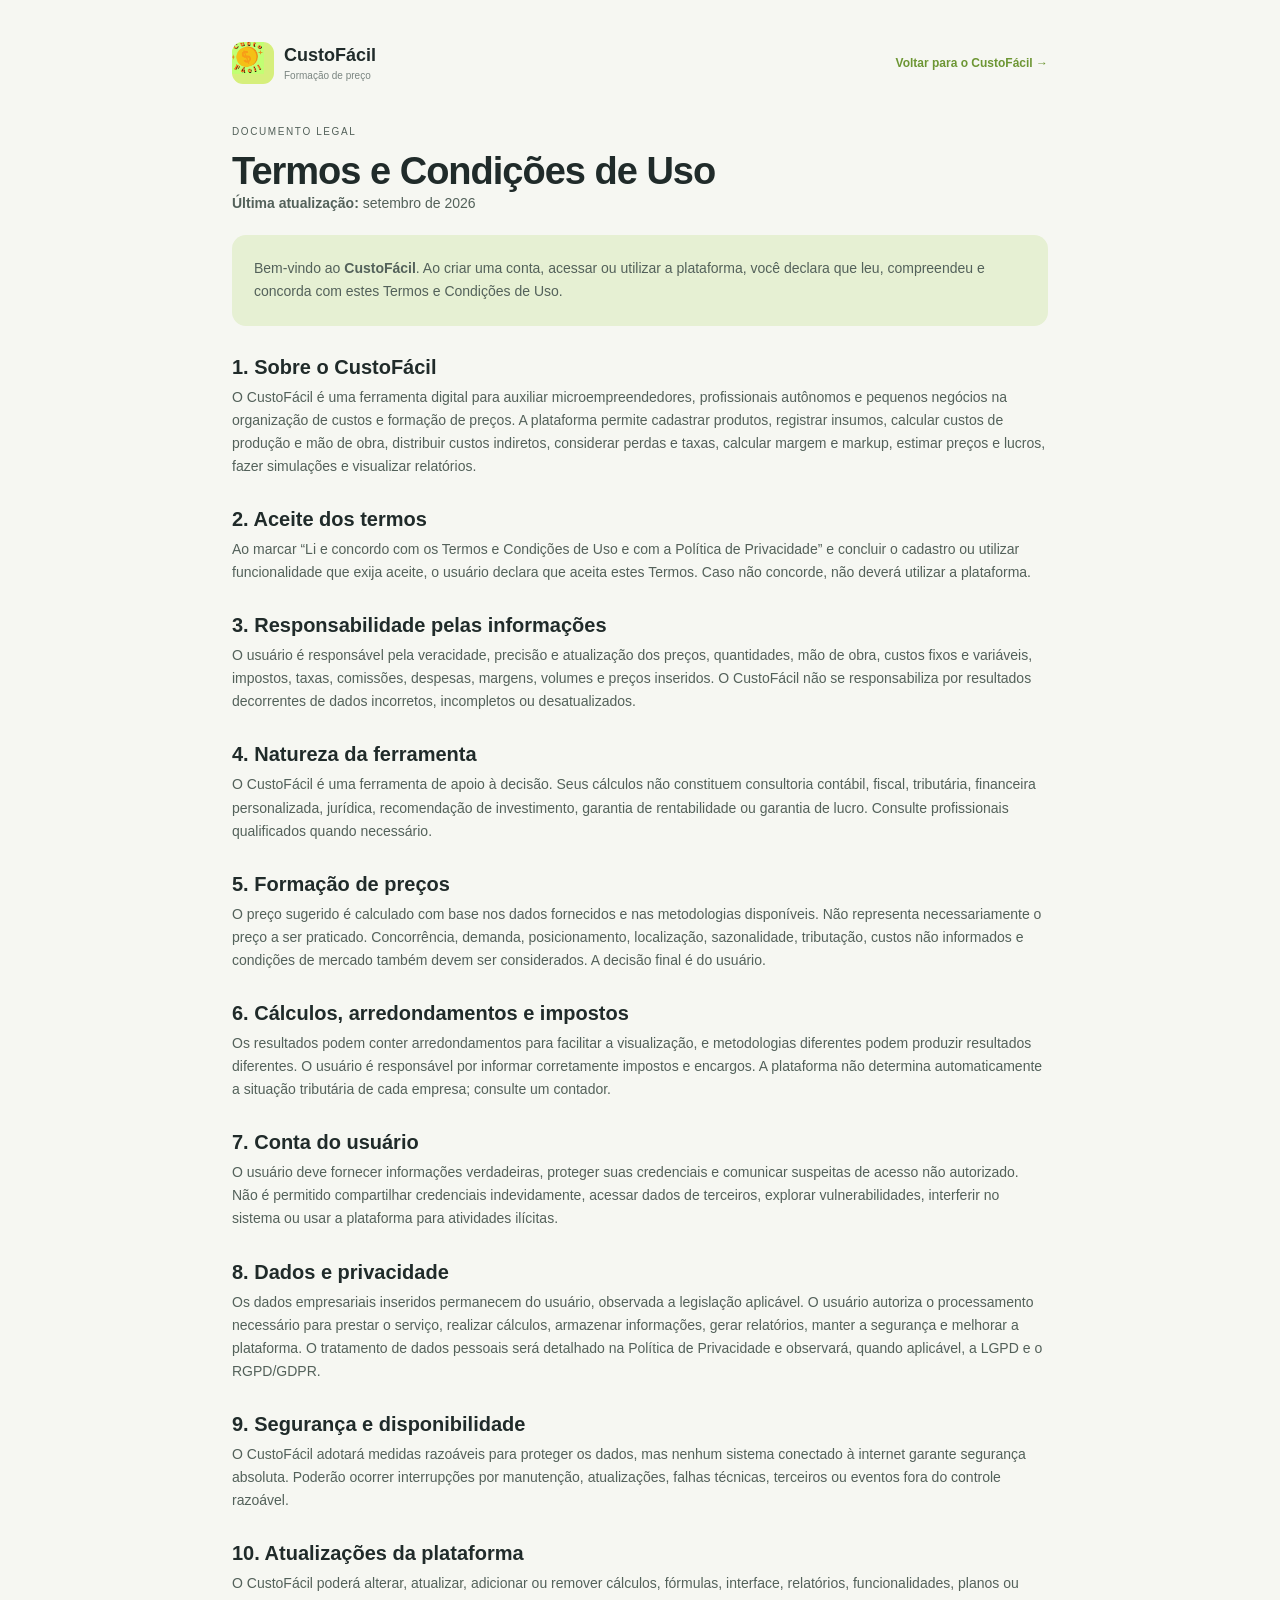
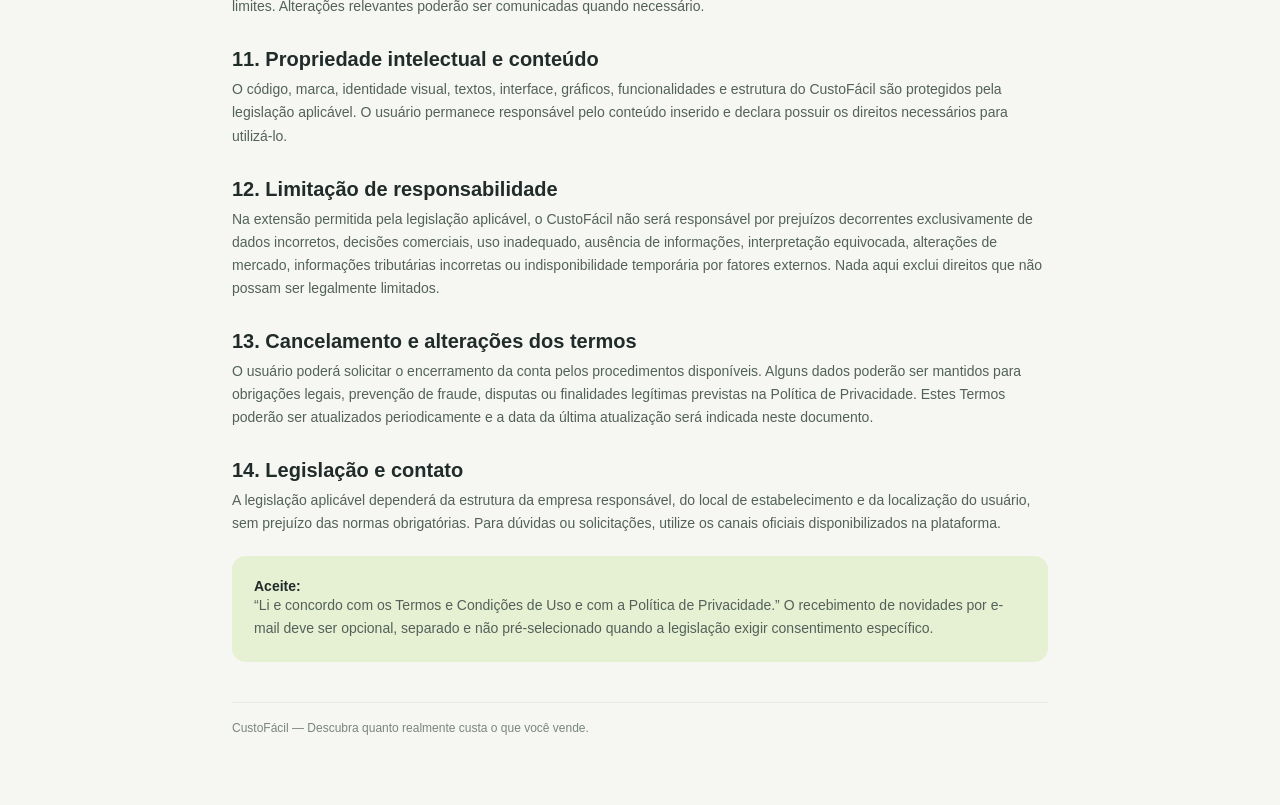
<file: termos.html>
<!doctype html>
<html lang="pt-BR">
<head><meta charset="UTF-8"><meta name="viewport" content="width=device-width,initial-scale=1"><title>Termos e Condições | CustoFácil</title><link rel="stylesheet" href="styles.css"><style>.legal-page{max-width:860px;margin:auto;padding:42px 22px 70px}.legal-head{display:flex;justify-content:space-between;align-items:center;gap:20px;margin-bottom:40px}.legal-brand{display:flex;align-items:center;gap:10px;text-decoration:none;color:var(--ink)}.legal-brand .brand-mark{width:42px;height:42px;padding:4px}.legal-brand img{width:100%;height:100%;object-fit:contain}.legal-brand strong{display:block;font:700 18px 'Space Grotesk'}.legal-brand small{color:var(--muted);font-size:10px}.legal-page h1{font:700 38px/1.1 'Space Grotesk';letter-spacing:-1px;margin:0}.legal-page h2{font:700 20px 'Space Grotesk';margin:30px 0 7px}.legal-page p,.legal-page li{color:#53615a;line-height:1.65}.legal-page .intro{background:#e6f0d3;padding:22px;border-radius:14px;margin:20px 0 30px}.legal-page .back{color:#6d9634;text-decoration:none;font-size:12px;font-weight:600}.legal-page footer{border-top:1px solid var(--line);margin-top:40px;padding-top:18px;color:var(--muted);font-size:12px}@media(max-width:600px){.legal-head{align-items:flex-start;flex-direction:column}.legal-page h1{font-size:30px}}</style></head>
<body><main class="legal-page"><header class="legal-head"><a class="legal-brand" href="index.html"><span class="brand-mark"><img src="logo.jpeg" alt=""></span><span><strong>CustoFácil</strong><small>Formação de preço</small></span></a><a class="back" href="index.html">Voltar para o CustoFácil →</a></header><p class="eyebrow">DOCUMENTO LEGAL</p><h1>Termos e Condições de Uso</h1><p><strong>Última atualização:</strong> setembro de 2026</p><div class="intro"><p>Bem-vindo ao <strong>CustoFácil</strong>. Ao criar uma conta, acessar ou utilizar a plataforma, você declara que leu, compreendeu e concorda com estes Termos e Condições de Uso.</p></div>
<h2>1. Sobre o CustoFácil</h2><p>O CustoFácil é uma ferramenta digital para auxiliar microempreendedores, profissionais autônomos e pequenos negócios na organização de custos e formação de preços. A plataforma permite cadastrar produtos, registrar insumos, calcular custos de produção e mão de obra, distribuir custos indiretos, considerar perdas e taxas, calcular margem e markup, estimar preços e lucros, fazer simulações e visualizar relatórios.</p>
<h2>2. Aceite dos termos</h2><p>Ao marcar “Li e concordo com os Termos e Condições de Uso e com a Política de Privacidade” e concluir o cadastro ou utilizar funcionalidade que exija aceite, o usuário declara que aceita estes Termos. Caso não concorde, não deverá utilizar a plataforma.</p>
<h2>3. Responsabilidade pelas informações</h2><p>O usuário é responsável pela veracidade, precisão e atualização dos preços, quantidades, mão de obra, custos fixos e variáveis, impostos, taxas, comissões, despesas, margens, volumes e preços inseridos. O CustoFácil não se responsabiliza por resultados decorrentes de dados incorretos, incompletos ou desatualizados.</p>
<h2>4. Natureza da ferramenta</h2><p>O CustoFácil é uma ferramenta de apoio à decisão. Seus cálculos não constituem consultoria contábil, fiscal, tributária, financeira personalizada, jurídica, recomendação de investimento, garantia de rentabilidade ou garantia de lucro. Consulte profissionais qualificados quando necessário.</p>
<h2>5. Formação de preços</h2><p>O preço sugerido é calculado com base nos dados fornecidos e nas metodologias disponíveis. Não representa necessariamente o preço a ser praticado. Concorrência, demanda, posicionamento, localização, sazonalidade, tributação, custos não informados e condições de mercado também devem ser considerados. A decisão final é do usuário.</p>
<h2>6. Cálculos, arredondamentos e impostos</h2><p>Os resultados podem conter arredondamentos para facilitar a visualização, e metodologias diferentes podem produzir resultados diferentes. O usuário é responsável por informar corretamente impostos e encargos. A plataforma não determina automaticamente a situação tributária de cada empresa; consulte um contador.</p>
<h2>7. Conta do usuário</h2><p>O usuário deve fornecer informações verdadeiras, proteger suas credenciais e comunicar suspeitas de acesso não autorizado. Não é permitido compartilhar credenciais indevidamente, acessar dados de terceiros, explorar vulnerabilidades, interferir no sistema ou usar a plataforma para atividades ilícitas.</p>
<h2>8. Dados e privacidade</h2><p>Os dados empresariais inseridos permanecem do usuário, observada a legislação aplicável. O usuário autoriza o processamento necessário para prestar o serviço, realizar cálculos, armazenar informações, gerar relatórios, manter a segurança e melhorar a plataforma. O tratamento de dados pessoais será detalhado na Política de Privacidade e observará, quando aplicável, a LGPD e o RGPD/GDPR.</p>
<h2>9. Segurança e disponibilidade</h2><p>O CustoFácil adotará medidas razoáveis para proteger os dados, mas nenhum sistema conectado à internet garante segurança absoluta. Poderão ocorrer interrupções por manutenção, atualizações, falhas técnicas, terceiros ou eventos fora do controle razoável.</p>
<h2>10. Atualizações da plataforma</h2><p>O CustoFácil poderá alterar, atualizar, adicionar ou remover cálculos, fórmulas, interface, relatórios, funcionalidades, planos ou limites. Alterações relevantes poderão ser comunicadas quando necessário.</p>
<h2>11. Propriedade intelectual e conteúdo</h2><p>O código, marca, identidade visual, textos, interface, gráficos, funcionalidades e estrutura do CustoFácil são protegidos pela legislação aplicável. O usuário permanece responsável pelo conteúdo inserido e declara possuir os direitos necessários para utilizá-lo.</p>
<h2>12. Limitação de responsabilidade</h2><p>Na extensão permitida pela legislação aplicável, o CustoFácil não será responsável por prejuízos decorrentes exclusivamente de dados incorretos, decisões comerciais, uso inadequado, ausência de informações, interpretação equivocada, alterações de mercado, informações tributárias incorretas ou indisponibilidade temporária por fatores externos. Nada aqui exclui direitos que não possam ser legalmente limitados.</p>
<h2>13. Cancelamento e alterações dos termos</h2><p>O usuário poderá solicitar o encerramento da conta pelos procedimentos disponíveis. Alguns dados poderão ser mantidos para obrigações legais, prevenção de fraude, disputas ou finalidades legítimas previstas na Política de Privacidade. Estes Termos poderão ser atualizados periodicamente e a data da última atualização será indicada neste documento.</p>
<h2>14. Legislação e contato</h2><p>A legislação aplicável dependerá da estrutura da empresa responsável, do local de estabelecimento e da localização do usuário, sem prejuízo das normas obrigatórias. Para dúvidas ou solicitações, utilize os canais oficiais disponibilizados na plataforma.</p>
<div class="intro"><strong>Aceite:</strong><p>“Li e concordo com os Termos e Condições de Uso e com a Política de Privacidade.” O recebimento de novidades por e-mail deve ser opcional, separado e não pré-selecionado quando a legislação exigir consentimento específico.</p></div><footer>CustoFácil — Descubra quanto realmente custa o que você vende.</footer></main></body></html>
</file>
<file: styles.css>
.brand-lockup .brand-mark{width:82px!important;height:82px!important;border-radius:50%!important;overflow:hidden!important}.brand-lockup .brand-mark img{width:100%!important;height:100%!important;max-width:none!important;transform:none!important;object-fit:contain!important}
 :root{--ink:#172033;--muted:#64748b;--line:#e2e8f0;--paper:#f8fafc;--white:#fff;--lime:#12b8a6;--lime-dark:#0f8f83;--yellow:#fbbf24;--coral:#fb7185;--blue:#2563eb;--lilac:#dbeafe;--navy:#0f2747;--shadow:0 18px 50px rgba(15,39,71,.1);--font-body:'Manrope',sans-serif;--font-heading:'Manrope',sans-serif}
 body{font-family:var(--font-body)!important;font-weight:400}h1,h2,h3,strong,.brand-lockup strong,.product-name strong,.product-value strong,.metric-card>strong{font-family:var(--font-heading)!important;font-weight:800}.button,.nav-item,.auth-tab{font-family:var(--font-body)!important;font-weight:600}
 .visual-leaf{width:112px!important;height:112px!important;border-radius:18px!important;overflow:hidden!important;background:#e9f1d6!important;opacity:.78;transform:rotate(-5deg);box-shadow:0 10px 22px rgba(66,87,45,.12)}.visual-leaf img{width:100%!important;height:100%!important;max-width:none!important;transform:none!important;object-fit:contain!important;mix-blend-mode:multiply;opacity:.96;filter:saturate(.86) brightness(1.04)}
html,body{max-width:100%;overflow-x:hidden}
 [hidden]{display:none!important}
 .brand-lockup .brand-mark{width:46px;height:46px;border-radius:13px;flex-shrink:0}
 .brand-lockup .brand-mark img{width:100%;height:100%;transform:none;object-fit:contain}
 .visual-leaf{width:38px;height:38px;border-radius:7px;background:#c1ff70}.visual-leaf img{width:100%;height:100%;transform:none;object-fit:contain}
 .brand-mark{overflow:hidden}.brand-mark img{width:155%;height:155%;max-width:none;object-fit:cover;display:block;transform:translate(-18%,-18%)}
.brand-mark img{width:155%;height:155%;max-width:none;object-fit:cover;display:block;transform:translate(-18%,-18%)}.visual-leaf{width:76px;height:58px;border-radius:14px}.visual-leaf img{width:150%;height:150%;transform:translate(-18%,-20%)}
 .landing-section{display:grid;grid-template-columns:.85fr 1.6fr;gap:60px;border-top:1px solid var(--line);padding:70px 0 62px;margin-top:65px}.section-intro h2{font-size:30px;line-height:1.1;letter-spacing:-1.2px}.section-intro h2 em{font-style:normal;color:#7ea13b}.section-intro>p:last-child{color:var(--muted);font-size:12px;line-height:1.55;margin-top:14px;max-width:300px}.process-grid{display:grid;grid-template-columns:1fr 1fr;gap:13px}.process-step{background:#fff;border:1px solid var(--line);border-radius:13px;padding:19px;min-height:135px}.process-step span{display:block;color:#9aa59e;font:600 10px 'Space Grotesk';margin-bottom:22px}.process-step strong{font-size:13px}.process-step p{font-size:10px;color:var(--muted);line-height:1.45;margin-top:6px}.process-step.featured{background:var(--ink);color:#fff;border-color:var(--ink)}.process-step.featured span,.process-step.featured p{color:#b7c4b6}.tools-section{grid-template-columns:.85fr 1.6fr;margin-top:0;padding-top:62px}.tool-chips{display:flex;flex-wrap:wrap;align-content:center;gap:9px}.tool-chips span{background:#fff;border:1px solid var(--line);border-radius:8px;padding:11px 13px;font-size:11px;color:#66736c}.tool-chips span:nth-child(2n){background:#fbf3df}.tool-chips span:nth-child(3n){background:#eef5df}.landing-education{display:flex;align-items:center;justify-content:space-between;gap:30px;background:#e4edcf;border-radius:18px;padding:30px 34px;margin-top:10px}.landing-education h2{font-size:22px;line-height:1.15;letter-spacing:-.7px;max-width:300px}.education-equation{display:flex;align-items:center;gap:11px;flex-wrap:wrap;justify-content:flex-end}.education-equation span{background:#fff;border-radius:6px;padding:10px 12px;font-size:9px;letter-spacing:.8px;color:#70816a}.education-equation b{color:#91a25b}.education-equation strong{font-size:12px;color:#536b2b}
@media(max-width:1100px){.landing-section{gap:30px}.landing-education{display:block}.education-equation{justify-content:flex-start;margin-top:22px}}
@media(max-width:720px){.landing-section{display:block;padding:48px 0 42px;margin-top:45px}.section-intro h2{font-size:27px}.process-grid{margin-top:24px;grid-template-columns:1fr 1fr}.process-step{min-height:125px;padding:14px}.process-step span{margin-bottom:14px}.tools-section{padding-top:44px}.tool-chips{margin-top:24px}.landing-education{padding:24px 20px}.landing-education h2{font-size:19px}.education-equation{gap:6px}.education-equation span{padding:8px 7px}.education-equation strong{font-size:10px}}
 .brand-home{border:0;cursor:pointer;color:inherit;text-align:left}.landing-view{padding-top:30px}.landing-topline{display:flex;justify-content:space-between;align-items:center;border-bottom:1px solid var(--line);padding-bottom:14px;color:#94a099;font-size:9px;letter-spacing:1.4px}.landing-topline a,.landing-footer a{color:#6c9135;text-decoration:none;letter-spacing:0;font-size:11px;font-weight:600}.landing-hero{display:grid;grid-template-columns:1fr 1fr;gap:40px;align-items:center;min-height:440px;padding:38px 0 30px}.landing-copy h1{font-size:53px;line-height:1.02;letter-spacing:-2.8px;max-width:590px}.landing-description{font-size:16px;line-height:1.5;color:var(--muted);max-width:460px;margin-top:20px}.landing-actions{display:flex;align-items:center;gap:20px;margin-top:28px}.landing-link{background:transparent;color:#607d32;font-weight:600;font-size:12px}.landing-trust{display:flex;gap:9px;align-items:center;margin-top:39px;color:#8a968e}.landing-trust span{color:#cbae43;font-size:17px}.landing-trust p{font-size:10px}.landing-visual{height:390px;position:relative;background:#e9f1d6;border-radius:30px;overflow:hidden}.visual-orbit{position:absolute;border:1px solid rgba(117,145,69,.26);border-radius:50%;left:8%;top:7%;width:84%;height:84%;transform:rotate(-18deg)}.orbit-two{left:28%;top:-18%;width:90%;height:120%;transform:rotate(35deg)}.visual-card{position:absolute;background:#fff;border-radius:16px;box-shadow:0 18px 35px rgba(66,87,45,.13)}.visual-main{left:16%;top:23%;width:65%;padding:23px}.visual-kicker{font-size:9px;letter-spacing:1px;color:#94a098}.visual-main>strong{display:block;font-size:34px;letter-spacing:-1px;margin:9px 0 18px}.visual-line{display:flex;justify-content:space-between;border-top:1px solid var(--line);padding-top:11px;margin-top:9px;color:#89948e;font-size:10px}.visual-line b{color:var(--ink)}.visual-stamp{position:absolute;right:-28px;top:87px;width:67px;height:67px;border-radius:50%;background:var(--coral);display:grid;place-content:center;text-align:center;color:#9c4d3e;font:700 17px 'Space Grotesk'}.visual-stamp small{font:400 8px 'DM Sans'}.visual-mini{right:6%;bottom:11%;padding:13px 16px;width:145px}.visual-mini span,.visual-mini small{display:block;font-size:9px;color:var(--muted)}.visual-mini strong{display:block;font-size:22px;margin:4px 0}.visual-mini small{color:#719637}.visual-leaf{position:absolute;right:10%;top:10%;color:#719637;font-size:29px}.landing-benefits{display:grid;grid-template-columns:repeat(3,1fr);gap:15px;border-top:1px solid var(--line);padding-top:23px}.landing-benefits>div{display:grid;grid-template-columns:32px 1fr;column-gap:10px;align-items:center}.landing-benefits p{grid-column:2;color:var(--muted);font-size:10px;margin-top:3px}.benefit-icon{width:30px;height:30px;border-radius:9px;display:grid;place-items:center;font-size:17px;grid-row:span 2}.benefit-icon.lime{background:#e7f2c9;color:#719637}.benefit-icon.yellow{background:#fff0c9;color:#c29438}.benefit-icon.coral{background:#ffe1d9;color:#cc7f70}.landing-footer{display:flex;justify-content:center;gap:5px;margin-top:48px;color:#9ba59f;font-size:10px}.print-report-heading{display:none}
 .analysis-bars{display:flex;flex-direction:column;gap:18px;margin-top:28px}.analysis-bars>div{display:grid;grid-template-columns:130px 1fr 48px;align-items:center;gap:12px;font-size:10px;color:#7c8981}.analysis-bars i{display:block;height:10px;background:var(--lime-dark);border-radius:8px}.analysis-bars i.warning-bar{background:#edbd52}.analysis-bars b{text-align:right;color:var(--ink);font-size:11px}.analysis-summary{display:grid;grid-template-columns:1fr auto;gap:15px;margin-top:26px;align-items:center}.analysis-summary strong{font-size:24px;color:var(--lime-dark)}.analysis-summary span{color:var(--muted);font-size:11px}
 .tool-panel{margin-top:20px}.tool-results{display:grid;grid-template-columns:1fr 1fr;gap:14px;margin-top:24px}.tool-results>div{background:#f7f9ef;border-radius:10px;padding:15px}.tool-results span{display:block;color:var(--muted);font-size:10px}.tool-results strong{display:block;color:#64852f;font-size:19px;margin-top:7px}
 #product-tools{display:flex;gap:8px;margin-left:auto}#product-tools .button{padding:8px 10px}.product-actions{display:flex;gap:5px}.product-actions button{background:transparent;color:#6c9135;font-size:10px;padding:3px}.product-actions button:last-child{color:#bd705f}
 .button-print{border:1px solid #58655f;background:transparent;color:#dce6d6}
 .profile-login{background:var(--ink);color:#fff;border-radius:7px;padding:7px 9px;font-size:10px;font-weight:600}.auth-overlay{position:fixed;inset:0;z-index:20;background:rgba(31,43,42,.42);display:grid;place-items:center;padding:18px}.auth-overlay[hidden]{display:none}.auth-modal{position:relative;width:min(100%,390px);background:#fff;border-radius:18px;padding:30px;box-shadow:0 25px 70px rgba(31,43,42,.25)}.auth-close{position:absolute;right:18px;top:14px;background:transparent;color:#87928b;font-size:24px}.auth-mark{width:36px;height:36px;display:grid;place-items:center;background:var(--lime);border-radius:11px;color:#527228;font-size:20px;margin-bottom:18px}.auth-modal h2{font-size:24px;letter-spacing:-.8px}.auth-description{color:var(--muted);font-size:12px;line-height:1.45;margin-top:8px}.auth-tabs{display:flex;gap:20px;border-bottom:1px solid var(--line);margin:23px 0 18px}.auth-tab{background:transparent;padding:0 0 10px;color:#9ba59f;font-size:12px;font-weight:600}.auth-tab.active{color:var(--ink);border-bottom:2px solid var(--lime-dark)}.auth-modal label{display:block;color:#68736c;font-size:10px;font-weight:600;margin-top:13px}.auth-modal input{width:100%;margin-top:7px;border:1px solid #dde4dc;background:#fbfcf9;border-radius:7px;padding:11px;color:var(--ink);outline-color:#afcc6d;font-size:12px}.auth-message{min-height:17px;color:#bc705f;font-size:10px;margin-top:10px}.auth-privacy{text-align:center;color:#9ba59f;font-size:9px;line-height:1.4;margin-top:17px}
 .auth-forgot{display:block;background:transparent;color:#6d9634;font-size:10px;margin:4px 0 0 auto;padding:0}
 .terms-consent{display:flex!important;align-items:flex-start;gap:7px;line-height:1.4;font-weight:400!important}.terms-consent[hidden]{display:none!important}.terms-consent input{width:auto!important;margin:1px 0 0!important}.terms-consent a{color:#6d9634}
 .help-overlay{position:fixed;inset:0;z-index:20;background:rgba(31,43,42,.42);display:grid;place-items:center;padding:18px}.help-overlay[hidden]{display:none}.help-modal{position:relative;width:min(100%,430px);max-height:90vh;overflow:auto;background:#fff;border-radius:18px;padding:30px;box-shadow:0 25px 70px rgba(31,43,42,.25)}.help-modal h2{font:700 24px 'Space Grotesk',sans-serif;letter-spacing:-.8px}.help-definition{border-top:1px solid var(--line);padding:13px 0}.help-definition strong{font-size:12px}.help-definition p{color:var(--muted);font-size:11px;line-height:1.45;margin-top:4px}
 @media print{*{-webkit-print-color-adjust:exact;print-color-adjust:exact}body{background:#fff}.sidebar,.topbar,.pricing-form,.result-label,.formula-note,.button,.toast{display:none!important}.main-content{width:100%}.view{display:none!important}.view#pricing-view{display:block!important;padding:0}.page-heading{display:block;margin:0 0 25px}.page-heading .step-indicator{display:none}.page-heading h1{font-size:25px}.pricing-layout{display:block}.result-sticky{position:static;max-width:680px;margin:0 auto}.print-report-heading{display:flex;align-items:center;gap:10px;margin-bottom:22px}.print-report-heading .brand-mark{display:grid}.print-report-heading strong{font:700 18px 'Space Grotesk',sans-serif}.print-report-heading small{display:block;color:#7a8580;font-size:10px;margin-top:3px}.result-card{background:#202b2a!important;box-shadow:none}.breakdown-card{box-shadow:none;border:1px solid #e6ebe4;margin-top:20px}.donut{margin-top:16px}.legend{font-size:10px} }
:root{--ink:#202b2a;--muted:#7a8580;--line:#e6ebe4;--paper:#f6f7f2;--white:#fff;--lime:#d6ef7c;--lime-dark:#8caf32;--yellow:#f8dda0;--coral:#ffb6a6;--blue:#b7dfe2;--lilac:#d9d0f4;--shadow:0 18px 50px rgba(47,64,55,.08)}*{box-sizing:border-box}body{margin:0;background:var(--paper);color:var(--ink);font:14px 'DM Sans',sans-serif}button,input,select{font:inherit}button{cursor:pointer;border:0;color:inherit}h1,h2,h3,p{margin:0}h1,h2,h3,strong{font-family:'Space Grotesk','DM Sans',sans-serif}.app-shell{display:flex;min-height:100vh}.sidebar{width:258px;background:#fff;border-right:1px solid var(--line);padding:27px 16px 18px;display:flex;flex-direction:column;flex-shrink:0}.brand-lockup{display:flex;align-items:center;gap:11px;padding:0 12px 29px}.brand-mark{width:34px;height:34px;display:grid;place-items:center;border-radius:11px;background:var(--lime);font-size:22px;color:#50691a}.brand-lockup strong{display:block;font-size:19px;letter-spacing:-.6px}.brand-lockup strong span{font-weight:500}.brand-lockup small,.business-switcher small,.profile small{display:block;color:var(--muted);font-size:10px;margin-top:3px}.business-switcher{display:flex;align-items:center;gap:9px;padding:10px;background:var(--paper);border-radius:13px;margin:0 2px 27px}.avatar{background:#e5efd0;color:#527228;width:29px;height:29px;border-radius:10px;display:grid;place-items:center;font-size:12px;font-weight:700;flex-shrink:0}.avatar.coral{background:var(--coral);color:#884337}.business-switcher div:nth-child(2),.profile div:nth-child(2){flex:1}.business-switcher span{display:block;font-size:10px;color:var(--muted)}.business-switcher strong{font-size:12px}.icon-button{background:transparent;color:var(--muted);font-size:13px}.nav-label{font-size:10px;color:#abb3ae;text-transform:uppercase;letter-spacing:1px;margin:0 13px 8px}.main-nav{display:flex;flex-direction:column;gap:3px}.main-nav .nav-label:not(:first-child){margin-top:22px}.nav-item{background:transparent;width:100%;text-align:left;padding:10px 12px;border-radius:10px;color:#77817c;font-size:13px;display:flex;align-items:center;gap:12px}.nav-item span{font-size:17px;width:18px;text-align:center}.nav-item.active{background:#edf5df;color:#557526;font-weight:600}.nav-item.primary-nav{background:var(--ink);color:#fff;margin-top:4px}.sidebar-footer{margin-top:auto}.sidebar-footer>.nav-item{margin-bottom:18px}.help-card{display:flex;align-items:center;gap:9px;background:#f7f3e9;border-radius:12px;padding:12px 9px;margin-bottom:18px}.help-icon{width:22px;height:22px;border-radius:50%;background:#f1c87c;display:grid;place-items:center;font-weight:700;font-size:12px}.help-card div:nth-child(2){flex:1}.help-card strong{display:block;font-size:11px}.help-card small{display:block;color:var(--muted);font-size:9px;margin-top:3px}.profile{border-top:1px solid var(--line);padding:16px 4px 0;display:flex;align-items:center;gap:9px}.profile strong{font-size:12px}.main-content{flex:1;min-width:0}.topbar{height:75px;padding:0 50px;border-bottom:1px solid var(--line);display:flex;align-items:center;justify-content:space-between;background:rgba(246,247,242,.85)}.breadcrumb{color:#a0aaa4;font-size:12px}.breadcrumb b{font-weight:400;padding:0 9px}.breadcrumb strong{color:var(--ink);font-weight:600}.top-actions{display:flex;gap:15px;align-items:center}.ghost-button,.select-button{background:transparent;color:#737e78;font-size:12px}.notification{font-size:22px;position:relative}.notification i{position:absolute;width:5px;height:5px;background:#ed806e;border-radius:50%;top:2px;right:0}.view{display:none;padding:43px 50px 70px;max-width:1500px;margin:0 auto}.active-view{display:block}.page-heading{display:flex;justify-content:space-between;gap:30px;align-items:flex-end;margin-bottom:34px}.page-heading.compact{align-items:center}.eyebrow{font-size:10px;letter-spacing:1.6px;color:#8b968f;margin-bottom:10px}.page-heading h1{font-size:32px;letter-spacing:-1.4px;line-height:1.08}.page-heading h1 span{color:#d6b93e;font-size:24px}.heading-subtitle{color:var(--muted);margin-top:10px}.button{padding:12px 17px;border-radius:10px;font-weight:600;font-size:12px}.button-dark{background:var(--ink);color:#fff}.button-outline{border:1px solid #d8dfd8;background:#fff;color:#55705b}.button-outline.small{padding:9px 12px}.button-light{background:var(--lime);color:#42541f}.full{width:100%;margin-top:18px}.metric-grid{display:grid;grid-template-columns:repeat(4,1fr);gap:15px;margin-bottom:19px}.metric-card{background:#fff;padding:19px 20px;border-radius:15px;box-shadow:var(--shadow);border-top:3px solid var(--lime)}.accent-yellow{border-color:#f0c96c}.accent-coral{border-color:#ee8e7a}.accent-blue{border-color:#78bcc0}.metric-top{display:flex;justify-content:space-between;color:var(--muted);font-size:11px}.metric-icon{color:var(--ink);font-size:17px}.metric-card>strong{display:block;font-size:26px;margin:17px 0 4px;letter-spacing:-1px}.metric-card p{color:var(--muted);font-size:11px}.positive{color:#79a241}.negative{color:#d77c6f}.dashboard-grid{display:grid;grid-template-columns:1.75fr 1fr;gap:19px;margin-bottom:19px}.panel{background:#fff;border-radius:15px;box-shadow:var(--shadow);padding:24px}.panel-heading{display:flex;align-items:flex-start;justify-content:space-between;gap:20px}.panel h2{font-size:15px;letter-spacing:-.2px}.panel-heading p{font-size:11px;color:var(--muted);margin-top:5px}.select-button{border:1px solid var(--line);border-radius:8px;padding:8px 10px;color:#66736b;font-size:11px}.bar-chart{display:flex;height:235px;margin-top:27px}.y-axis{width:47px;display:flex;flex-direction:column;justify-content:space-between;color:#adb6b0;font-size:9px;padding:0 0 31px}.bars{flex:1;display:flex;justify-content:space-around;align-items:flex-end;border-bottom:1px solid var(--line);background:repeating-linear-gradient(to bottom,transparent 0,transparent 46px,#f0f2ef 47px);padding:0 20px}.bar-wrap{height:100%;display:flex;flex-direction:column;justify-content:flex-end;align-items:center;min-width:44px}.bar{width:35px;background:var(--lime-dark);border-radius:6px 6px 0 0;position:relative;min-height:10px}.bar.yellow{background:#edbd52}.bar.coral{background:#ee927f}.bar.blue{background:#72b8bb}.bar.lilac{background:#afa0dc}.bar span{position:absolute;top:-19px;left:50%;transform:translateX(-50%);font-size:9px;color:#87928b;white-space:nowrap}.bar-wrap small{color:#89948e;font-size:9px;text-align:center;line-height:1.3;padding-top:9px;white-space:nowrap}.insight-panel{padding-bottom:17px}.sparkle{font-size:20px;color:#dbbd47}.insight{display:flex;gap:12px;padding:19px 0;border-bottom:1px solid var(--line)}.insight-symbol{width:31px;height:31px;border-radius:10px;background:#e7f2c9;color:#709534;display:grid;place-items:center;font-size:19px}.insight-symbol.soft{background:#fff0dc;color:#cf9656}.insight strong{font-size:12px}.insight p{font-size:11px;color:var(--muted);line-height:1.45;margin:5px 0}.insight a,.text-button{font-size:11px;color:#6b9230;text-decoration:none;background:transparent;padding:0}.mini-note{display:flex;gap:8px;background:#f7f9ef;border-radius:9px;margin-top:15px;padding:10px;color:#73805b}.mini-note p{font-size:10px;line-height:1.4}.bottom-grid{display:grid;grid-template-columns:1.75fr 1fr;gap:19px}.products-panel{padding-bottom:12px}.product-list{margin-top:17px}.product-row{display:grid;grid-template-columns:36px 1fr 125px 65px 23px;align-items:center;gap:12px;padding:13px 0;border-top:1px solid var(--line)}.product-thumb{width:34px;height:34px;border-radius:9px;display:grid;place-items:center;font-size:21px}.product-thumb.plant{background:#e5f1cf;color:#739b35}.product-thumb.kit{background:#fff0c9;color:#c79739}.product-thumb.vase{background:#ffe1d9;color:#cc7f70}.product-name strong,.product-value strong{display:block;font-size:11px}.product-name span,.product-value span{display:block;color:var(--muted);font-size:10px;margin-top:3px}.product-value{text-align:right}.margin-pill{font-size:10px;padding:5px 7px;border-radius:20px;text-align:center}.margin-pill.good{background:#e8f3d5;color:#719637}.margin-pill.warning{background:#fff0da;color:#c38e45}.row-menu{background:transparent;color:#a5ada8;letter-spacing:1px}.goal-amount{margin:30px 0 16px;display:flex;align-items:baseline;gap:8px}.goal-amount strong{font-size:29px;letter-spacing:-1px}.goal-amount span{font-size:11px;color:var(--muted)}.progress-track{height:8px;background:#eef0e9;border-radius:10px;overflow:hidden}.progress-track div{height:100%;background:var(--lime-dark);border-radius:10px}.goal-footer{display:flex;justify-content:space-between;margin-top:9px;color:#8d9790;font-size:10px}.goal-footer b{color:#66872c}.goal-tip{display:flex;gap:8px;background:#f8f4e4;color:#b18d36;border-radius:9px;padding:12px;margin-top:30px;font-size:10px;line-height:1.35}.goal-tip span{color:#848d78}.mobile-menu{display:none}.step-indicator{display:flex;align-items:center;gap:8px;position:relative;padding-bottom:17px}.step{width:25px;height:25px;border-radius:50%;border:1px solid #cbd4cb;display:grid;place-items:center;color:#9aa59e;font-size:11px}.step.active{background:var(--ink);color:#fff;border-color:var(--ink)}.step-indicator i{width:35px;height:1px;background:#dbe0d9}.step-indicator small{position:absolute;bottom:0;right:0;color:var(--muted);font-size:9px}.pricing-layout{display:grid;grid-template-columns:minmax(0,1fr) 290px;gap:20px;align-items:start}.pricing-form{display:flex;flex-direction:column;gap:17px}.form-panel{padding:23px 25px}.form-heading{display:flex;align-items:center;gap:12px;margin-bottom:23px}.form-heading>div:nth-child(2){flex:1}.section-number{color:#94a09a;font-family:'Space Grotesk';font-size:11px;letter-spacing:1px}.form-heading h2{font-size:15px}.form-heading p{font-size:11px;color:var(--muted);margin-top:4px}.form-grid{display:grid;grid-template-columns:2fr 1.2fr 1.1fr 1fr;gap:13px}.form-grid label,.labor-settings label{color:#68736c;font-size:10px;font-weight:600}.form-grid input,.form-grid select,.form-panel input{width:100%;margin-top:7px;border:1px solid #dde4dc;background:#fbfcf9;border-radius:7px;padding:10px 11px;color:var(--ink);outline-color:#afcc6d;font-size:12px}.table-wrap{overflow-x:auto}table{width:100%;border-collapse:collapse;min-width:680px}th{text-align:left;color:#9aa59f;font-size:9px;text-transform:uppercase;letter-spacing:.7px;font-weight:600;padding:0 8px 10px}td{padding:9px 8px;border-top:1px solid #f0f2ed;font-size:11px;color:#68746c}td input{margin:0!important;padding:8px 8px!important;min-width:80px}.calculated{color:#5f8431;font-weight:600}.input-money{display:flex;align-items:center;position:relative}.input-money span{color:#94a19a;margin-right:-26px;padding-left:10px;z-index:1}.input-money input{padding-left:27px!important}.input-money small{color:#9da7a0;position:absolute;right:9px}.delete-row{background:transparent;color:#b3bcb5;font-size:18px}.table-total{border-top:1px solid var(--line);margin-top:13px;padding-top:13px;display:flex;justify-content:flex-end;gap:20px;font-size:11px;color:var(--muted)}.table-total strong{color:var(--ink)}.labor-settings{display:flex;align-items:flex-end;gap:35px}.labor-settings label{width:190px}.labor-settings .input-money input{padding-right:48px}.labor-total{margin-left:auto;text-align:right}.labor-total span{display:block;color:var(--muted);font-size:10px;margin-bottom:6px}.labor-total strong{font-size:17px;color:#668f32}.labor-row,.cost-row{display:flex;align-items:center;gap:6px;margin-top:15px}.labor-row input:first-child{flex:1}.labor-row input,.cost-row input{width:65px!important}.labor-row input:first-child,.cost-row input:first-child{width:auto!important;flex:1}.labor-row span,.cost-row span{font-size:10px;color:var(--muted)}.cost-row .input-money{width:142px}.cost-row .input-money input{width:100%!important}.cost-row>input{width:105px!important}.cost-row strong{font-size:11px;color:#668f32;margin-left:auto;white-space:nowrap}.input-suffix{display:flex;align-items:center;position:relative}.input-suffix input{padding-right:28px!important}.input-suffix span{position:absolute;right:10px;top:18px;color:#8f9c94;font-size:11px}.field-hint{font-size:9px;color:#9ba59f;font-weight:400;display:block;margin-top:6px}.highlight-input input{border-color:#b6d178;background:#f9fcec}.result-sticky{position:sticky;top:20px}.result-label{color:#91a092;font-size:9px;letter-spacing:1.4px;margin:0 0 10px 4px}.live-dot{display:inline-block;width:5px;height:5px;border-radius:50%;background:#7faf40;margin-left:5px;vertical-align:middle}.result-card{background:var(--ink);border-radius:16px;padding:24px 22px;color:white;box-shadow:0 20px 35px rgba(32,43,42,.18)}.result-card>p{color:#bdc6bf;font-size:11px}.result-card>strong{display:block;font-size:38px;letter-spacing:-2px;margin:5px 0 20px}.result-divider{height:1px;background:#4b5651;margin-bottom:15px}.result-line{display:flex;justify-content:space-between;color:#aeb9b0;font-size:11px;margin:13px 0}.result-line b{color:#fff}.result-line b.green{color:var(--lime)}.formula-note{display:flex;gap:9px;padding:13px 3px;color:#7a8b6b;font-size:10px;line-height:1.45}.formula-note span{color:#c9a83e;font-size:15px}.breakdown-card{background:#fff;border-radius:14px;margin-top:13px;padding:18px;box-shadow:var(--shadow)}.breakdown-card h3{font-size:12px}.breakdown-card .panel-heading>span{font-size:11px;color:var(--muted)}.donut{width:135px;height:135px;border-radius:50%;background:conic-gradient(#82a948 0 54%,#76b7bc 54% 86%,#efc85e 86% 94%,#ed967f 94% 100%);margin:20px auto 16px;display:grid;place-items:center}.donut-hole{width:87px;height:87px;background:#fff;border-radius:50%;display:grid;place-content:center;text-align:center}.donut-hole strong{font-size:14px}.donut-hole small{font-size:9px;color:var(--muted);margin-top:3px}.legend{display:grid;grid-template-columns:1fr 1fr;gap:9px;font-size:9px;color:#7f8982}.legend span{display:flex;align-items:center;gap:5px}.legend b{margin-left:auto;color:var(--ink)}.dot{width:7px;height:7px;border-radius:50%;display:inline-block}.green-dot{background:#82a948}.blue-dot{background:#76b7bc}.yellow-dot{background:#efc85e}.coral-dot{background:#ed967f}.products-table-panel{padding:20px}.table-toolbar{display:flex;justify-content:space-between;margin-bottom:18px}.search-box{display:flex;align-items:center;gap:7px;border:1px solid var(--line);background:#fbfcf9;border-radius:8px;padding:0 10px;color:#a0aaa3}.search-box input{border:0;background:transparent;outline:0;padding:9px 0;font-size:11px}.full-table{min-width:760px}.full-table th{padding:0 14px 12px}.full-table td{padding:15px 14px}.full-table td small{display:block;color:var(--muted);margin-top:4px}.green{color:#6d9634!important}.toast{position:fixed;bottom:24px;right:24px;background:var(--ink);color:#fff;border-radius:9px;padding:13px 17px;font-size:12px;box-shadow:var(--shadow);transform:translateY(100px);opacity:0;transition:.25s;z-index:10}.toast.show{transform:translateY(0);opacity:1}
@media(max-width:1100px){.sidebar{width:220px}.view{padding-left:30px;padding-right:30px}.topbar{padding:0 30px}.metric-grid{grid-template-columns:repeat(2,1fr)}.dashboard-grid,.bottom-grid{grid-template-columns:1fr}.pricing-layout{grid-template-columns:1fr}.result-sticky{position:relative;top:auto}.result-card{max-width:420px}.form-grid{grid-template-columns:repeat(2,1fr)}.landing-copy h1{font-size:43px}}
@media(max-width:720px){.sidebar{position:fixed;z-index:5;left:-258px;top:0;bottom:0;transition:.25s}.sidebar.open{left:0}.topbar{height:62px;padding:0 18px}.mobile-menu{display:block;background:transparent;font-size:20px;margin-right:12px}.breadcrumb{flex:1}.top-actions{gap:8px}.top-actions .ghost-button:last-child{font-size:0}.top-actions .ghost-button:last-child span{font-size:12px}.view{padding:28px 17px 45px}.page-heading{display:block;margin-bottom:25px}.page-heading .button{margin-top:18px;width:100%}.page-heading h1{font-size:27px}.metric-grid{gap:10px}.metric-card{padding:15px}.metric-card>strong{font-size:21px}.metric-card p{font-size:10px}.panel{padding:18px}.panel-heading{display:block}.panel-heading .select-button{margin-top:12px}.bar-chart{height:190px}.bars{padding:0 6px}.bar{width:27px}.bar span{font-size:8px}.bar-wrap small{font-size:8px}.product-row{grid-template-columns:34px 1fr 75px 22px;gap:8px}.product-value{grid-column:3;text-align:left}.margin-pill{grid-column:2;grid-row:2;width:max-content}.row-menu{grid-column:4;grid-row:1}.step-indicator{margin-top:25px;justify-content:flex-start}.form-grid{grid-template-columns:1fr}.form-heading{align-items:flex-start;flex-wrap:wrap}.form-heading .button{margin-left:auto}.table-wrap{margin:0 -18px;padding:0 18px}.labor-settings{display:block}.labor-total{text-align:left;margin-top:17px}.cost-row{flex-wrap:wrap}.cost-row input:first-child{flex-basis:100%}.cost-row .input-money{width:135px}.cost-row strong{margin-left:0}.result-card>strong{font-size:34px}.products-table-panel{padding:15px}.table-toolbar{display:block}.table-toolbar .select-button{margin-top:10px}.search-box{width:100%}.landing-topline{align-items:flex-start;gap:10px}.landing-topline a{white-space:nowrap}.landing-hero{display:flex;flex-direction:column;gap:25px;padding-top:27px}.landing-copy h1{font-size:39px;letter-spacing:-1.8px}.landing-description{font-size:14px}.landing-actions{display:block}.landing-actions .button{width:100%}.landing-link{margin-top:17px}.landing-visual{width:100%;height:310px}.visual-main{padding:17px;top:20%;left:9%;width:74%}.visual-main>strong{font-size:28px}.landing-benefits{grid-template-columns:1fr;gap:17px}.landing-footer{display:block;text-align:center;line-height:1.7}}
</file>
